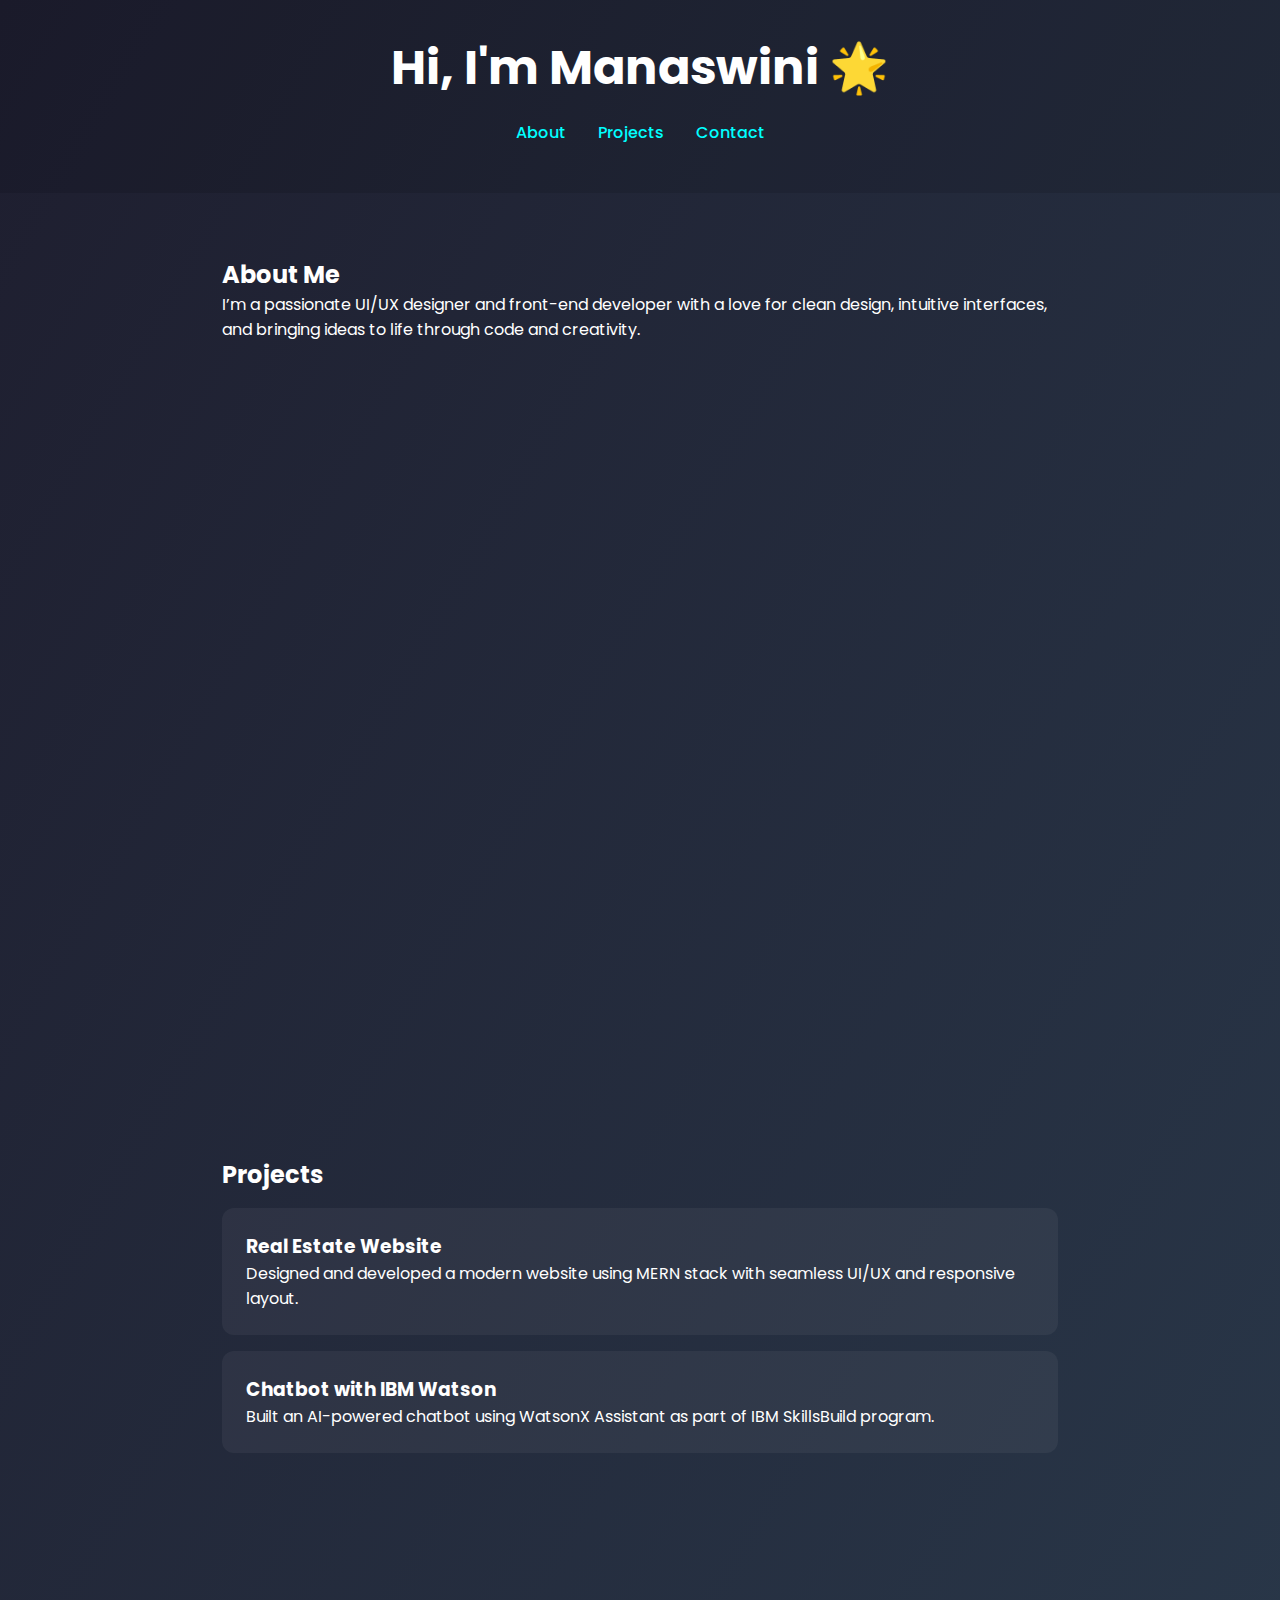
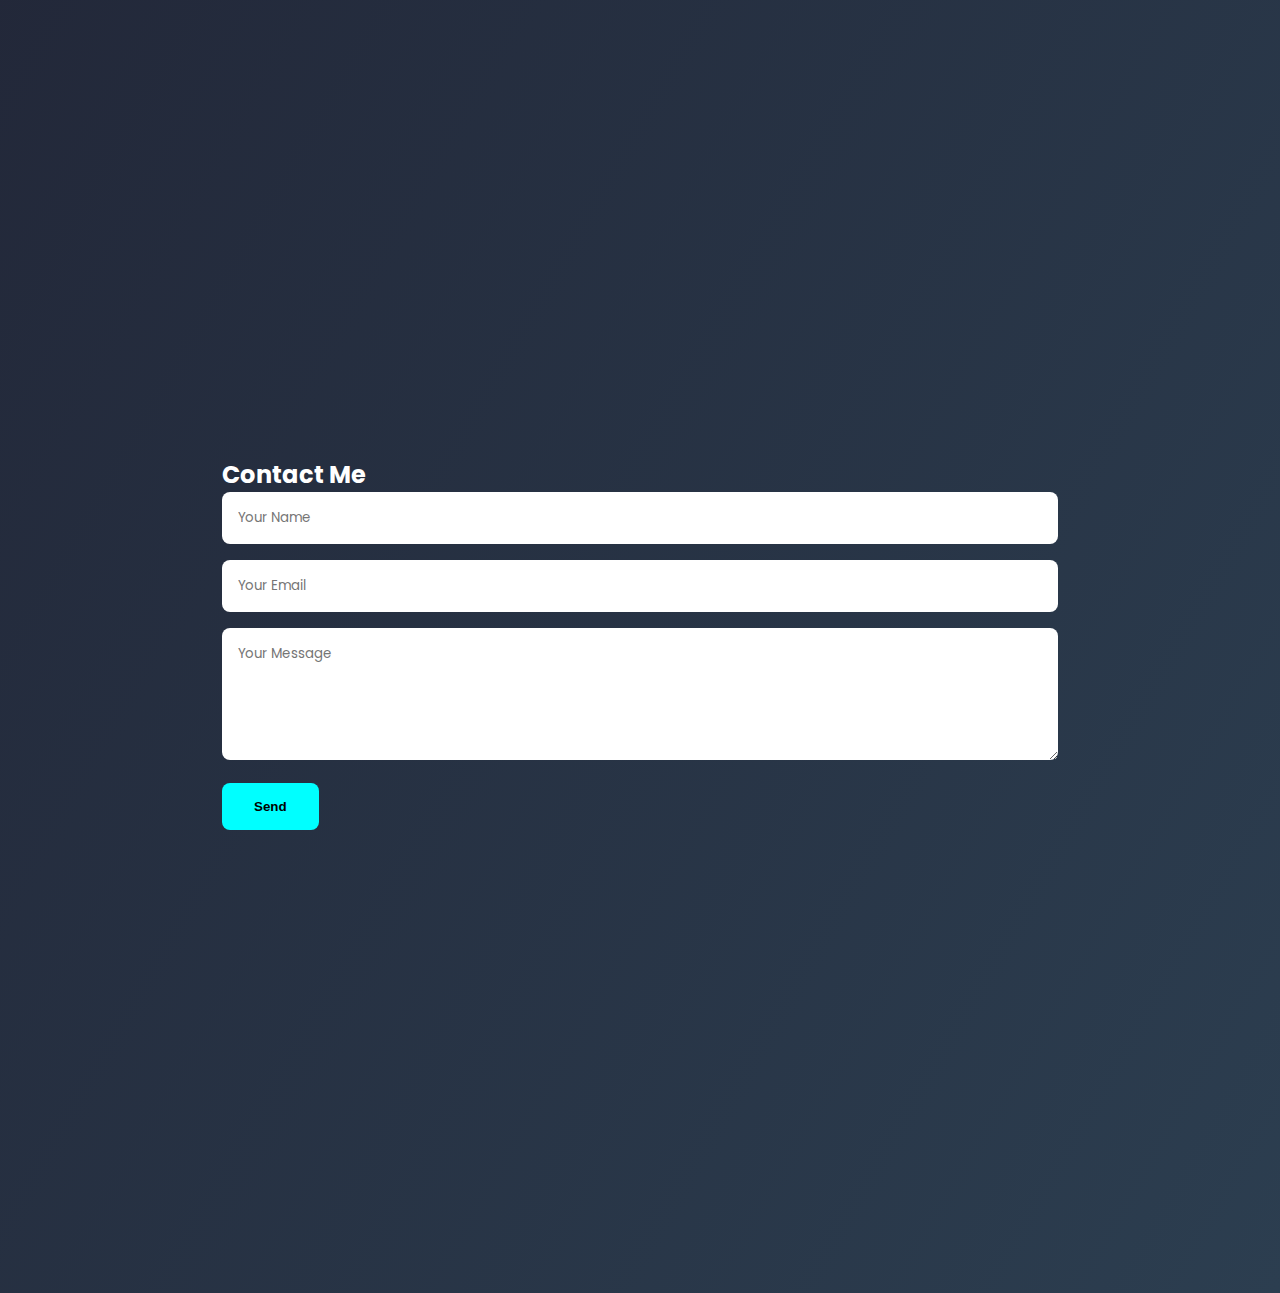
<file: index.html>
<!DOCTYPE html>
<html lang="en">
<head>
  <meta charset="UTF-8" />
  <meta name="viewport" content="width=device-width, initial-scale=1.0" />
  <title>My Portfolio</title>
  <link href="https://fonts.googleapis.com/css2?family=Poppins:wght@300;500;700&display=swap" rel="stylesheet">
  <link rel="stylesheet" href="style.css" />
</head>
<body>
  <header>
    <h1>Hi, I'm Manaswini 🌟</h1>
    <nav>
      <a href="#about">About</a>
      <a href="#projects">Projects</a>
      <a href="#contact">Contact</a>
    </nav>
  </header>

  <section id="about" class="about">
    <h2>About Me</h2>
    <p>I’m a passionate UI/UX designer and front-end developer with a love for clean design, intuitive interfaces, and bringing ideas to life through code and creativity.</p>
  </section>

  <section id="projects" class="projects">
    <h2>Projects</h2>
    <div class="project-card">
      <h3>Real Estate Website</h3>
      <p>Designed and developed a modern website using MERN stack with seamless UI/UX and responsive layout.</p>
    </div>
    <div class="project-card">
      <h3>Chatbot with IBM Watson</h3>
      <p>Built an AI-powered chatbot using WatsonX Assistant as part of IBM SkillsBuild program.</p>
    </div>
  </section>

  <section id="contact" class="contact">
    <h2>Contact Me</h2>
    <form id="contactForm">
      <input type="text" placeholder="Your Name" required />
      <input type="email" placeholder="Your Email" required />
      <textarea rows="5" placeholder="Your Message" required></textarea>
      <button type="submit">Send</button>
    </form>
    <p id="formMessage" class="form-msg"></p>
  </section>

  <script src="script.js"></script>
</body>
</html>
</file>
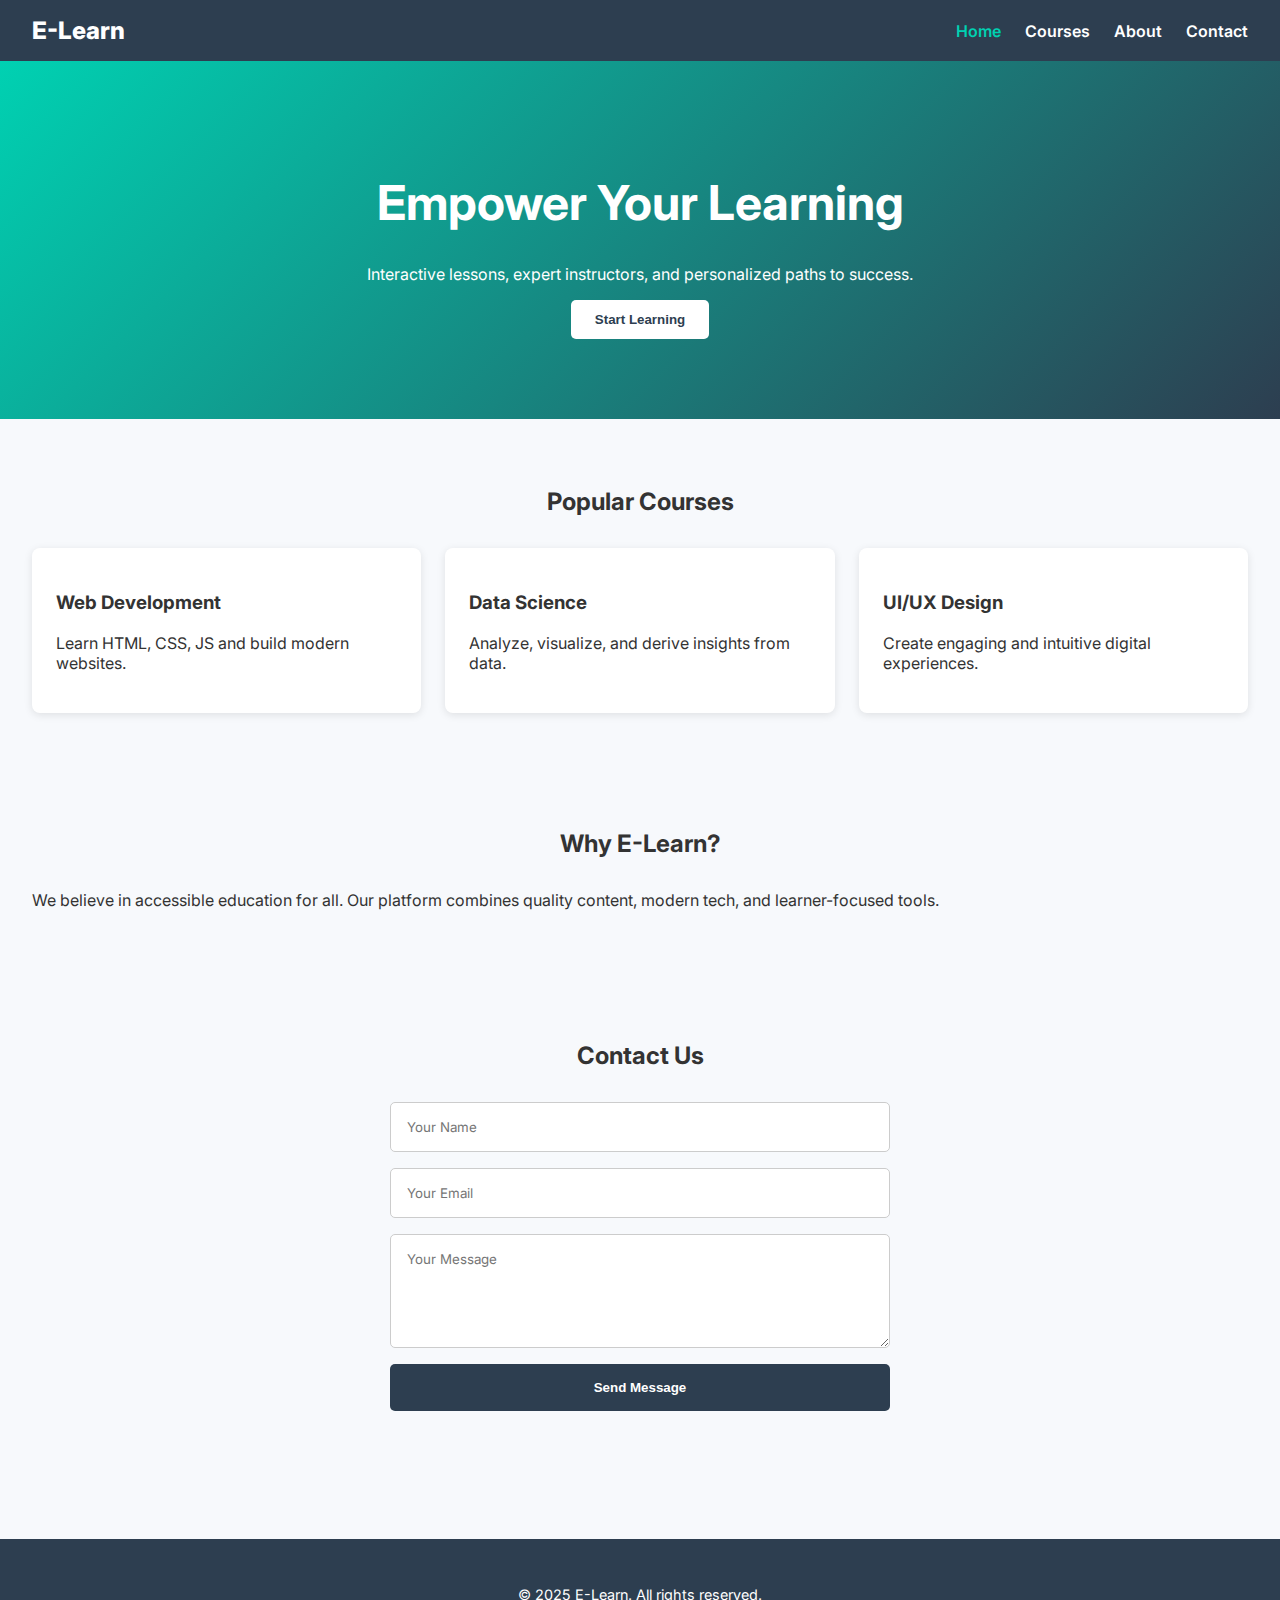
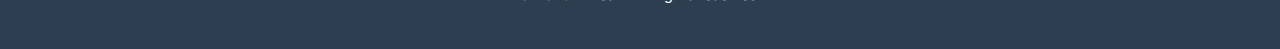
<file: task2.html>
<!-- index.html -->
<!DOCTYPE html>
<html lang="en">
<head>
  <meta charset="UTF-8" />
  <meta name="viewport" content="width=device-width, initial-scale=1.0" />
  <title>E-Learn | Learn Smarter</title>
  <link rel="stylesheet" href="task2.css" />
  <link href="https://fonts.googleapis.com/css2?family=Inter:wght@400;600;800&display=swap" rel="stylesheet">
</head>
<body>
  <header>
    <div class="logo">E-Learn</div>
    <nav id="navbar">
      <a href="#home" class="active">Home</a>
      <a href="#courses">Courses</a>
      <a href="#about">About</a>
      <a href="#contact">Contact</a>
    </nav>
    <button class="menu-toggle" onclick="toggleMenu()">☰</button>
  </header>

  <section class="hero" id="home">
    <div class="hero-text">
      <h1>Empower Your Learning</h1>
      <p>Interactive lessons, expert instructors, and personalized paths to success.</p>
      <button class="cta">Start Learning</button>
    </div>
  </section>

  <section class="courses" id="courses">
    <h2>Popular Courses</h2>
    <div class="course-grid">
      <div class="course-card">
        <h3>Web Development</h3>
        <p>Learn HTML, CSS, JS and build modern websites.</p>
      </div>
      <div class="course-card">
        <h3>Data Science</h3>
        <p>Analyze, visualize, and derive insights from data.</p>
      </div>
      <div class="course-card">
        <h3>UI/UX Design</h3>
        <p>Create engaging and intuitive digital experiences.</p>
      </div>
    </div>
  </section>

  <section class="about" id="about">
    <h2>Why E-Learn?</h2>
    <p>We believe in accessible education for all. Our platform combines quality content, modern tech, and learner-focused tools.</p>
  </section>

  <section class="contact" id="contact">
    <h2>Contact Us</h2>
    <form id="contactForm">
      <input type="text" placeholder="Your Name" required />
      <input type="email" placeholder="Your Email" required />
      <textarea rows="5" placeholder="Your Message" required></textarea>
      <button type="submit">Send Message</button>
      <p id="formMsg"></p>
    </form>
  </section>

  <footer>
    <p>&copy; 2025 E-Learn. All rights reserved.</p>
  </footer>

  <script src="task2.js"></script>
</body>
</html>
</file>
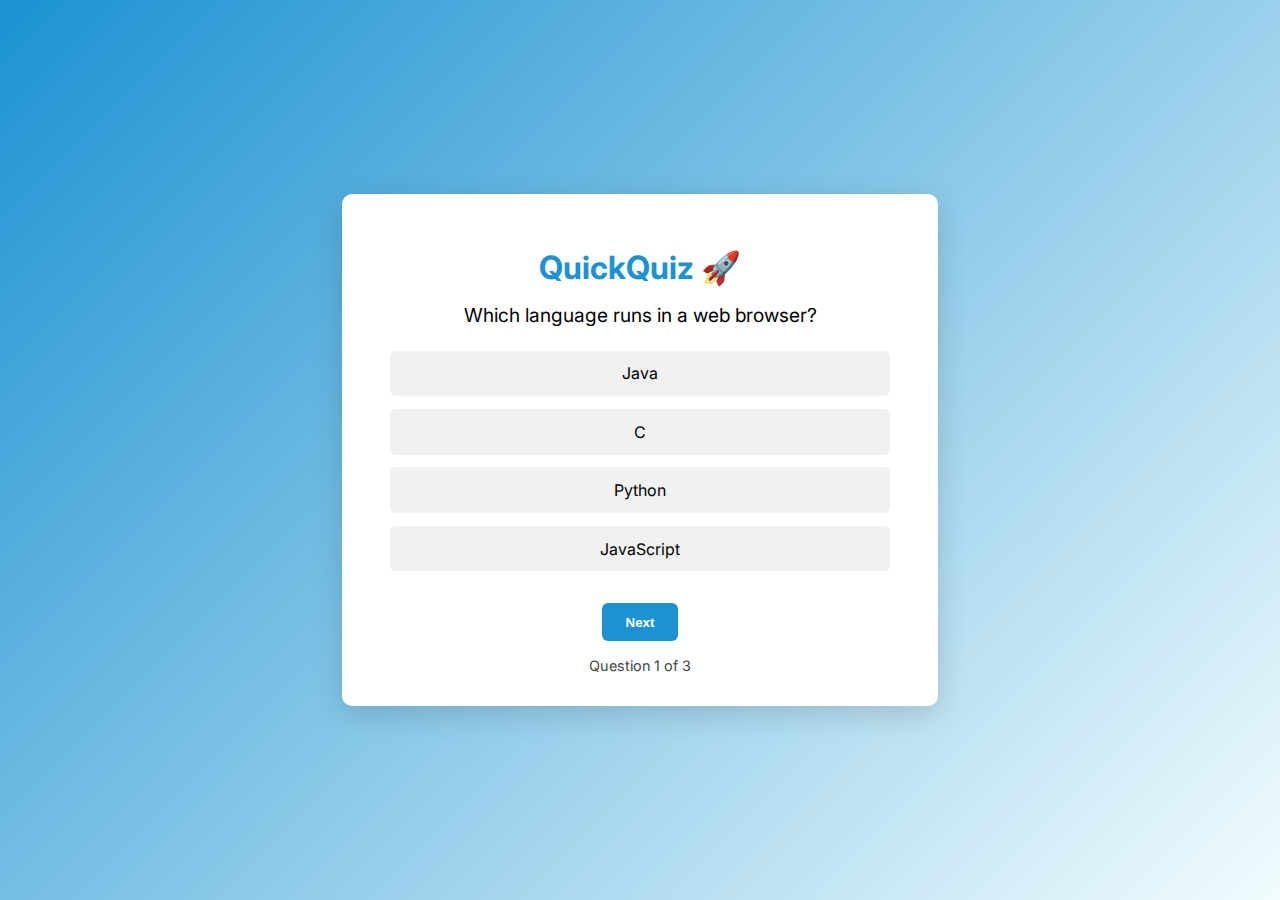
<file: task3.html>
<!DOCTYPE html>
<html lang="en">
<head>
  <meta charset="UTF-8" />
  <meta name="viewport" content="width=device-width, initial-scale=1.0"/>
  <title>QuickQuiz | Test Your Knowledge</title>
  <link rel="stylesheet" href="task3.css" />
  <link href="https://fonts.googleapis.com/css2?family=Inter:wght@400;700&display=swap" rel="stylesheet" />
</head>
<body>
  <div class="quiz-container">
    <h1>QuickQuiz 🚀</h1>
    <div id="quiz-box">
      <div id="question">Loading...</div>
      <ul id="options"></ul>
      <button id="nextBtn" disabled>Next</button>
      <div id="feedback"></div>
      <div id="scoreBox"></div>
    </div>
  </div>

  <script src="task3.js"></script>
</body>
</html>
</file>
<file: style.css>
* {
  margin: 0;
  padding: 0;
  box-sizing: border-box;
}

body {
  font-family: 'Poppins', sans-serif;
  background: linear-gradient(120deg, #1e1e2f, #2c3e50);
  color: #fff;
  overflow-x: hidden;
}

header {
  padding: 2rem;
  text-align: center;
  background-color: rgba(0, 0, 0, 0.1);
}

header h1 {
  font-size: 3rem;
  animation: fadeIn 2s ease-in-out;
}

nav {
  display: flex;
  justify-content: center;
  gap: 2rem;
  margin: 1rem 0;
}

nav a {
  color: #00ffff;
  text-decoration: none;
  font-weight: 500;
  transition: color 0.3s ease;
}

nav a:hover {
  color: #ffcc00;
}

section {
  padding: 4rem 2rem;
  min-height: 100vh;
}

.about, .projects, .contact {
  max-width: 900px;
  margin: auto;
  animation: slideUp 1s ease-in-out;
}

.project-card {
  background: rgba(255, 255, 255, 0.05);
  padding: 1.5rem;
  margin: 1rem 0;
  border-radius: 12px;
  transition: transform 0.3s ease, box-shadow 0.3s ease;
}

.project-card:hover {
  transform: scale(1.03);
  box-shadow: 0 4px 15px rgba(0,0,0,0.5);
}

form input, form textarea {
  width: 100%;
  padding: 1rem;
  margin-bottom: 1rem;
  border: none;
  border-radius: 8px;
  font-family: 'Poppins', sans-serif;
}

form button {
  padding: 1rem 2rem;
  border: none;
  border-radius: 8px;
  background-color: #00ffff;
  color: #000;
  font-weight: bold;
  cursor: pointer;
  transition: background-color 0.3s ease;
}

form button:hover {
  background-color: #ffcc00;
}

.form-msg {
  margin-top: 1rem;
  color: #00ffff;
}

@keyframes fadeIn {
  from { opacity: 0; }
  to { opacity: 1; }
}

@keyframes slideUp {
  from { transform: translateY(20px); opacity: 0; }
  to { transform: translateY(0); opacity: 1; }
}
</file>
<file: task2.css>
/* style.css */

body {
  margin: 0;
  font-family: 'Inter', sans-serif;
  background: #f7f9fc;
  color: #333;
}

header {
  display: flex;
  justify-content: space-between;
  align-items: center;
  padding: 1rem 2rem;
  background-color: #2d3e50;
  color: white;
  position: sticky;
  top: 0;
  z-index: 1000;
}

.logo {
  font-size: 1.5rem;
  font-weight: 800;
}

nav {
  display: flex;
  gap: 1.5rem;
}

nav a {
  color: white;
  text-decoration: none;
  font-weight: 600;
  transition: color 0.3s;
}

nav a:hover,
nav a.active {
  color: #00d1b2;
}

.menu-toggle {
  display: none;
  background: none;
  border: none;
  color: white;
  font-size: 1.5rem;
}

.hero {
  background: linear-gradient(135deg, #00d1b2, #2d3e50);
  color: white;
  padding: 5rem 2rem;
  text-align: center;
}

.hero h1 {
  font-size: 3rem;
}

.cta {
  background: white;
  color: #2d3e50;
  padding: 0.75rem 1.5rem;
  border: none;
  border-radius: 5px;
  font-weight: 600;
  cursor: pointer;
  transition: background 0.3s;
}

.cta:hover {
  background: #00d1b2;
  color: white;
}

section {
  padding: 3rem 2rem;
}

.courses h2,
.about h2,
.contact h2 {
  text-align: center;
  margin-bottom: 2rem;
}

.course-grid {
  display: grid;
  gap: 1.5rem;
  grid-template-columns: repeat(auto-fit, minmax(250px, 1fr));
}

.course-card {
  background: white;
  padding: 1.5rem;
  border-radius: 8px;
  box-shadow: 0 2px 8px rgba(0, 0, 0, 0.1);
  transition: transform 0.3s ease;
}

.course-card:hover {
  transform: translateY(-5px);
}

form {
  max-width: 500px;
  margin: auto;
  display: flex;
  flex-direction: column;
  gap: 1rem;
}

form input,
form textarea {
  padding: 1rem;
  border: 1px solid #ccc;
  border-radius: 5px;
  font-family: 'Inter', sans-serif;
}

form button {
  padding: 1rem;
  background: #2d3e50;
  color: white;
  font-weight: 600;
  border: none;
  border-radius: 5px;
  cursor: pointer;
  transition: background 0.3s;
}

form button:hover {
  background: #00d1b2;
}

#formMsg {
  text-align: center;
  margin-top: 1rem;
  color: #00d1b2;
}

footer {
  text-align: center;
  padding: 2rem;
  background-color: #2d3e50;
  color: white;
  font-size: 0.9rem;
  margin-top: 2rem;
}

@media (max-width: 768px) {
  nav {
    display: none;
    flex-direction: column;
    background-color: #2d3e50;
    position: absolute;
    right: 0;
    top: 60px;
    padding: 1rem;
  }

  nav.open {
    display: flex;
  }

  .menu-toggle {
    display: block;
  }
}
</file>
<file: task3.css>
/* style.css */

body {
  margin: 0;
  font-family: 'Inter', sans-serif;
  background: linear-gradient(135deg, #1c92d2, #f2fcfe);
  display: flex;
  justify-content: center;
  align-items: center;
  height: 100vh;
}

.quiz-container {
  background: white;
  padding: 2rem 3rem;
  border-radius: 10px;
  box-shadow: 0 8px 30px rgba(0, 0, 0, 0.15);
  max-width: 500px;
  width: 90%;
  text-align: center;
}

h1 {
  color: #1c92d2;
  margin-bottom: 1rem;
}

#question {
  font-size: 1.2rem;
  margin-bottom: 1.5rem;
}

#options {
  list-style: none;
  padding: 0;
}

#options li {
  background: #f1f1f1;
  margin-bottom: 0.8rem;
  padding: 0.8rem;
  border-radius: 6px;
  cursor: pointer;
  transition: background 0.3s;
}

#options li:hover {
  background: #d0ecff;
}

#options li.selected.correct {
  background: #c2f0c2;
}

#options li.selected.incorrect {
  background: #f8d7da;
}

#nextBtn {
  margin-top: 1rem;
  padding: 0.7rem 1.5rem;
  background: #1c92d2;
  color: white;
  border: none;
  border-radius: 6px;
  cursor: pointer;
  font-weight: bold;
  transition: background 0.3s;
}

#nextBtn:hover {
  background: #166da8;
}

#feedback {
  margin-top: 1rem;
  font-weight: bold;
}

#scoreBox {
  margin-top: 1rem;
  font-size: 0.9rem;
  color: #444;
}
</file>
